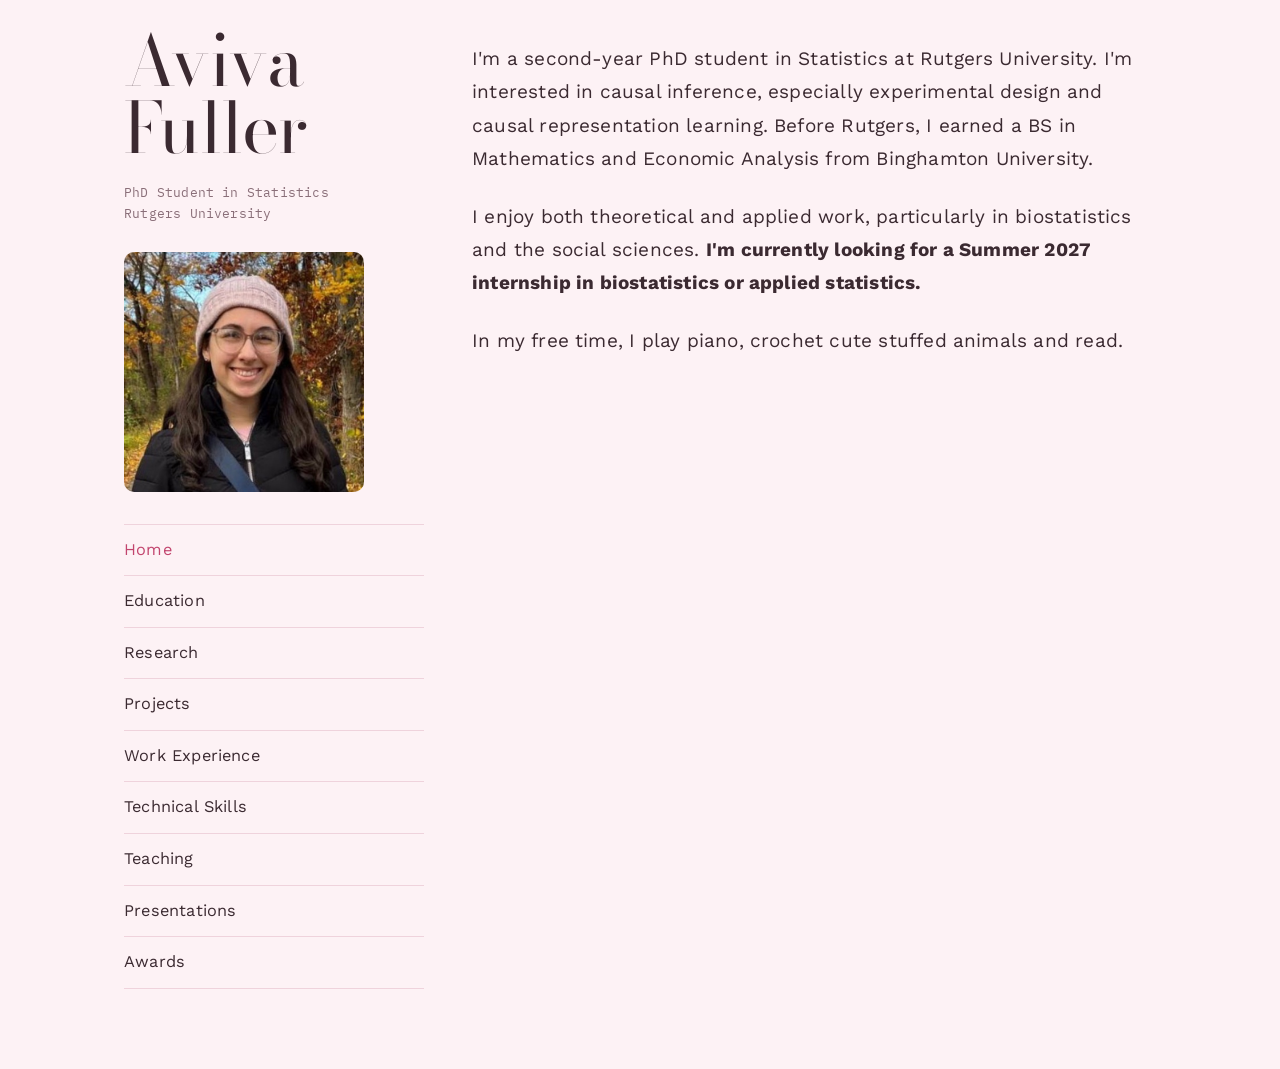
<file: index.html>
<!doctype html>
<html lang="en">
<head>
  <meta charset="utf-8">
  <meta name="viewport" content="width=device-width, initial-scale=1">
  <title>Aviva Fuller</title>
  <meta name="description" content="Aviva Fuller, PhD student in Statistics at Rutgers University.">
  <link rel="icon" href="data:image/svg+xml,%3Csvg xmlns='http://www.w3.org/2000/svg' viewBox='0 0 64 64'%3E%3Crect width='64' height='64' rx='14' fill='%23c2456e'/%3E%3Ctext x='32' y='45' font-family='Georgia,serif' font-size='38' text-anchor='middle' fill='white'%3EA%3C/text%3E%3C/svg%3E">
  <link rel="preconnect" href="https://fonts.googleapis.com">
  <link rel="preconnect" href="https://fonts.gstatic.com" crossorigin>
  <link href="https://fonts.googleapis.com/css2?family=Bodoni+Moda:opsz,wght@6..96,400;6..96,500&family=IBM+Plex+Mono:wght@400&family=Work+Sans:ital,wght@0,400;0,500;1,400&display=swap" rel="stylesheet">
  <link rel="stylesheet" href="style.css?v=10">
</head>
<body>
  <div class="layout">

    <!-- ================= SIDEBAR ================= -->
    <aside class="sidebar">
      <a href="#home" class="name">Aviva<br>Fuller</a>
      <p class="title">PhD Student in Statistics<br>Rutgers University</p>

      <img class="photo" src="images/profile.jpg" alt="Aviva Fuller" width="600" height="600">

      <nav aria-label="Sections">
        <ul class="menu">
          <li><a href="#home">Home</a></li>
          <li><a href="#education">Education</a></li>
          <li><a href="#research">Research</a></li>
          <li><a href="#projects">Projects</a></li>
          <li><a href="#experience">Work Experience</a></li>
          <li><a href="#skills">Technical Skills</a></li>
          <li><a href="#teaching">Teaching</a></li>
          <li><a href="#presentations">Presentations</a></li>
          <li><a href="#awards">Awards</a></li>
          <!-- <li><a href="#blog">Blog</a></li>  (hidden until the first post; also un-comment the Blog section below) -->
        </ul>
      </nav>
    </aside>

    <!-- ================= CONTENT ================= -->
    <!-- Each <section> below is one sidebar page. Add your text inside it. -->
    <main class="content">

      <section id="home">
        <p>I'm a second-year PhD student in Statistics at Rutgers University. I'm interested in causal inference, especially experimental design and causal representation learning. Before Rutgers, I earned a BS in Mathematics and Economic Analysis from Binghamton University.</p>
        <p>I enjoy both theoretical and applied work, particularly in biostatistics and the social sciences. <strong>I'm currently looking for a Summer 2027 internship in biostatistics or applied statistics.</strong></p>
        <p>In my free time, I play piano, crochet cute stuffed animals and read.</p>
      </section>

      <section id="education">
        <h2>Education</h2>

        <article class="entry">
          <header class="entry-head">
            <div>
              <h3 class="entry-title">Rutgers University</h3>
              <p class="entry-sub">PhD in Statistics</p>
            </div>
            <p class="entry-meta"><span>Expected May 2030</span> <span>New Brunswick, NJ</span></p>
          </header>
          <ul class="highlights">
            <li>GPA 4.00 / 4.00</li>
            <li>Passed PhD Qualifying Exam, July 2026</li>
          </ul>
          <p class="label">Coursework</p>
          <ul class="courses">
            <li>Theory of Statistics I &amp; II</li>
            <li>Theory of Probability</li>
            <li>Stochastic Processes</li>
            <li>Applied Statistics I &amp; II</li>
            <li>Causal Inference</li>
            <li>Statistical Consulting</li>
            <li>Statistical Pedagogy</li>
            <li>AI and LLMs for Data Science</li>
          </ul>
        </article>

        <article class="entry">
          <header class="entry-head">
            <div>
              <h3 class="entry-title">Binghamton University</h3>
              <p class="entry-sub">BS, Mathematics and Economic Analysis</p>
            </div>
            <p class="entry-meta"><span>May 2025</span> <span>Binghamton, NY</span></p>
          </header>
          <ul class="highlights">
            <li>GPA 4.00 / 4.00</li>
            <li>Summa Cum Laude</li>
          </ul>
          <p class="label">Coursework</p>
          <ul class="courses">
            <li>Mathematical Statistics</li>
            <li>Regression Modeling</li>
            <li>Econometrics</li>
            <li>Graduate Real Analysis</li>
          </ul>
        </article>
      </section>

      <section id="research">
        <h2>Research</h2>
        <p>I'm interested in causal inference, especially the design and analysis of randomized experiments, with applications to biostatistics and social sciences.</p>
        <p class="label section-label">Current projects</p>

        <!-- Another research card may go above this one later. -->

        <a class="entry" href="research/causal-inference-reading.html">
          <header class="entry-head">
            <div>
              <h3 class="entry-title">Causal Inference Reading Course</h3>
              <p class="entry-sub">Advisor: Prof. Nicole Pashley</p>
            </div>
            <p class="entry-meta"><span>Fall 2026 – present</span> <span>Rutgers University</span></p>
          </header>
          <ul class="highlights">
            <li>Independent study</li>
          </ul>
          <p class="entry-summary">Weekly meetings with Prof. Pashley and two other students, working through research papers and Imbens and Rubin's textbook on causal inference.</p>
          <span class="see-more">See more <span aria-hidden="true">→</span></span>
        </a>

        <!-- Add more current research project cards here -->

        <p class="label section-label">Past research</p>

        <article class="entry">
          <header class="entry-head">
            <div>
              <h3 class="entry-title">Research Assistant</h3>
              <p class="entry-sub">Advisor: Prof. Minghao Rostami</p>
            </div>
            <p class="entry-meta"><span>Jan. 2024 – May 2025</span> <span>Research Foundation for SUNY</span> <span>Binghamton, NY</span></p>
          </header>
          <ul class="highlights">
            <li>Neural networks</li>
            <li>MATLAB</li>
          </ul>
          <ul class="courses single">
            <li>Generated synthetic 3D datasets and computed ground-truth fluid velocity fields induced by force points to construct labeled training data for a supervised learning task</li>
            <li>Trained and tuned neural networks in MATLAB to recover velocity fields, running systematic experiments across network parameters and the number and placement of source points</li>
            <li>Summarized methodology, experimental design, and findings in a written report for the Principal Investigator</li>
          </ul>
        </article>
      </section>

      <section id="teaching">
        <h2>Teaching</h2>
        <p>I've been a teaching assistant in the Rutgers Department of Statistics since Fall 2025. I grade assignments and exams, proctor exams, hold weekly office hours, and support both the instructor and the students throughout the semester. Many of my students come from non-quantitative backgrounds, so I focus on explaining ideas like probability, hypothesis testing and regression clearly.</p>

        <p class="label section-label">Courses</p>

        <article class="entry">
          <header class="entry-head">
            <div>
              <h3 class="entry-title">Fall 2026</h3>
            </div>
          </header>
          <ul class="course-rows">
            <li><span>Statistics I</span> <span class="count">120 students</span></li>
            <li><span>Regression Methods</span> <span class="count">90 students</span></li>
          </ul>
        </article>

        <article class="entry">
          <header class="entry-head">
            <div>
              <h3 class="entry-title">Spring 2026</h3>
            </div>
          </header>
          <ul class="course-rows">
            <li><span>Introductory Statistics for Business</span> <span class="count">120 students</span></li>
            <li><span>Introductory Statistics for Research</span> <span class="count">120 students</span></li>
          </ul>
        </article>

        <article class="entry">
          <header class="entry-head">
            <div>
              <h3 class="entry-title">Fall 2025</h3>
            </div>
          </header>
          <ul class="course-rows">
            <li><span>Introductory Statistics for Business, Section 1</span> <span class="count">120 students</span></li>
            <li><span>Introductory Statistics for Business, Section 2</span> <span class="count">120 students</span></li>
          </ul>
        </article>
      </section>

      <section id="presentations">
        <h2>Presentations</h2>

        <a class="entry" href="presentations/ding-paradox.pdf" target="_blank" rel="noopener">
          <header class="entry-head">
            <div>
              <h3 class="entry-title">A Paradox from Randomization-Based Causal Inference</h3>
              <p class="entry-sub">Causal Inference Reading Group, Rutgers University</p>
            </div>
            <p class="entry-meta"><span>October 2026</span></p>
          </header>
          <ul class="highlights">
            <li>Paper presentation</li>
          </ul>
          <p class="entry-summary">Presented Ding (2017), which compares Fisher's and Neyman's randomization tests and explains why Neyman's test can reject when Fisher's does not, even though Fisher's null is the stronger one.</p>
          <span class="see-more">View slides <span aria-hidden="true">→</span></span>
        </a>

        <a class="entry" href="https://github.com/avivajfuller/wlda-missing-labels" target="_blank" rel="noopener">
          <header class="entry-head">
            <div>
              <h3 class="entry-title">Handling Missing Data in Linear Discriminant Analysis</h3>
              <p class="entry-sub">Rutgers University</p>
            </div>
            <p class="entry-meta"><span>May 2026</span></p>
          </header>
          <ul class="highlights">
            <li>Original method</li>
            <li>R</li>
          </ul>
          <p class="entry-summary">Reviewed Weighted Missing LDA (Vo et al., 2024), which handles missing features without imputation, and proposed an extension for training data with missing labels: predicted labels are down-weighted in the class priors by the model's estimated per-class accuracy.</p>
          <span class="see-more">Code and slides on GitHub <span aria-hidden="true">→</span></span>
        </a>

        <a class="entry" href="https://arxiv.org/abs/2304.05261" target="_blank" rel="noopener">
          <header class="entry-head">
            <div>
              <h3 class="entry-title">On Controlling the False Discovery Rate in Multiple Testing of the Means of Correlated Normals Against Two-Sided Alternatives</h3>
              <p class="entry-sub">Rutgers University</p>
            </div>
            <p class="entry-meta"><span>May 2026</span></p>
          </header>
          <ul class="highlights">
            <li>20-minute blackboard talk</li>
          </ul>
          <p class="entry-summary">Presented Sarkar (2023) on the blackboard: the background on the Benjamini&ndash;Hochberg method and false discovery rate control, why controlling the FDR for two-sided tests of correlated normal means is an open problem, and the paper's main results, weighted BH methods with proven FDR control.</p>
          <span class="see-more">Read the paper <span aria-hidden="true">→</span></span>
        </a>

        <a class="entry" href="presentations/causal-representation-learning.pdf" target="_blank" rel="noopener">
          <header class="entry-head">
            <div>
              <h3 class="entry-title">An Introduction to Causal Representation Learning</h3>
              <p class="entry-sub">Seminar talk, Dept. of Statistics, Rutgers University</p>
            </div>
            <p class="entry-meta"><span>April 2026</span></p>
          </header>
          <ul class="highlights">
            <li>Seminar talk</li>
          </ul>
          <p class="entry-summary">An introduction to causal representation learning, based on Moran and Aragam (2026), &ldquo;Towards Interpretable Deep Generative Models via Causal Representation Learning,&rdquo; and Zhang et al. (2023).</p>
          <span class="see-more">View slides <span aria-hidden="true">→</span></span>
        </a>
      </section>

      <section id="awards">
        <h2>Awards</h2>

        <article class="entry">
          <header class="entry-head">
            <div>
              <h3 class="entry-title">Helen P. Beard Award for Excellence in Undergraduate Mathematics</h3>
              <p class="entry-sub">Binghamton University</p>
            </div>
            <p class="entry-meta"><span>2025</span></p>
          </header>
          <ul class="highlights">
            <li>One recipient annually</li>
          </ul>
        </article>

        <article class="entry">
          <header class="entry-head">
            <div>
              <h3 class="entry-title">Phi Beta Kappa</h3>
              <p class="entry-sub">Academic honor society</p>
            </div>
            <p class="entry-meta"><span>2023</span></p>
          </header>
        </article>

        <article class="entry">
          <header class="entry-head">
            <div>
              <h3 class="entry-title">Pi Mu Epsilon</h3>
              <p class="entry-sub">Mathematics honor society</p>
            </div>
            <p class="entry-meta"><span>2023</span></p>
          </header>
        </article>
      </section>

      <section id="experience">
        <h2>Work Experience</h2>

        <a class="entry" href="#teaching">
          <header class="entry-head">
            <div>
              <h3 class="entry-title">Teaching Assistant</h3>
              <p class="entry-sub">Rutgers University, Department of Statistics</p>
            </div>
            <p class="entry-meta"><span>Sept. 2025 – present</span> <span>New Brunswick, NJ</span></p>
          </header>
          <ul class="highlights">
            <li>6 sections</li>
            <li>690 students</li>
          </ul>
          <ul class="courses single">
            <li>Support students in introductory and advanced statistics courses, from business statistics to regression methods</li>
            <li>Hold weekly office hours, grade assignments and exams, and proctor examinations</li>
            <li>Explain probability, hypothesis testing and regression to students from non-quantitative backgrounds</li>
          </ul>
          <span class="see-more">Courses <span aria-hidden="true">→</span></span>
        </a>

        <article class="entry">
          <header class="entry-head">
            <div>
              <h3 class="entry-title">Lead Tutor &amp; Peer Tutor</h3>
              <p class="entry-sub">Educational Opportunities Program, Binghamton University</p>
            </div>
            <p class="entry-meta"><span>Aug. 2022 – May 2025</span> <span>Binghamton, NY</span></p>
          </header>
          <ul class="highlights">
            <li>Lead Tutor, 2024–2025</li>
            <li>Peer Tutor, 2022–2023</li>
          </ul>
          <ul class="courses single">
            <li>Observed and gave feedback to other tutors, ran staff meetings, and wrote evaluation reports</li>
            <li>Provided private tutoring in mathematics and economics to low-income and disadvantaged students</li>
          </ul>
        </article>

        <article class="entry">
          <header class="entry-head">
            <div>
              <h3 class="entry-title">Programming Intern</h3>
              <p class="entry-sub">Forward Thinking Systems</p>
            </div>
            <p class="entry-meta"><span>Jun. – Aug. 2024</span> <span>Jericho, NY</span></p>
          </header>
          <ul class="courses single">
            <li>Explored a telematics dataset of harsh-driving events and developed a proposed framework for scoring driver quality</li>
          </ul>
        </article>
      </section>

      <section id="skills">
        <h2>Technical Skills</h2>

        <!-- Later: link skills to projects that use them, e.g. <li><a href="#projects">R</a></li> -->
        <article class="entry">
          <p class="label">Programming languages</p>
          <ul class="highlights">
            <li>R</li>
            <li>Python</li>
            <li>MATLAB</li>
          </ul>

          <p class="label">Python libraries</p>
          <ul class="highlights">
            <li>NumPy</li>
            <li>pandas</li>
            <li>PyTorch</li>
          </ul>

          <p class="label">Tools</p>
          <ul class="highlights">
            <li>GitHub</li>
            <li>R Markdown</li>
            <li>Jupyter</li>
          </ul>

          <p class="label">Statistical methods</p>
          <ul class="highlights">
            <li>Causal inference</li>
            <li>Design and analysis of experiments</li>
            <li>Randomization inference</li>
            <li>Regression modeling</li>
            <li>Simulation studies</li>
            <li>Neural networks</li>
          </ul>
        </article>
      </section>

      <section id="projects">
        <h2>Projects</h2>

        <a class="entry" href="https://github.com/avivajfuller/wlda-missing-labels" target="_blank" rel="noopener">
          <header class="entry-head">
            <div>
              <h3 class="entry-title">Handling Missing Labels in Linear Discriminant Analysis</h3>
              <p class="entry-sub">Rutgers University</p>
            </div>
            <p class="entry-meta"><span>Spring 2026</span></p>
          </header>
          <ul class="highlights">
            <li>R</li>
            <li>Classification</li>
            <li>Missing data</li>
            <li>Simulation study</li>
          </ul>
          <p class="entry-summary">Extended Weighted Missing LDA (Vo et al., 2024) to training data with missing class labels. My method pseudo-labels unlabeled rows, then down-weights them in the class priors by the model's estimated per-class accuracy. I compared it with complete-case WLDA on three datasets at missing rates up to 75%.</p>
          <span class="see-more">Code and write-up on GitHub <span aria-hidden="true">→</span></span>
        </a>
        <!-- Add projects here. Copy this card once per project:
        <a class="entry" href="LINK-TO-PROJECT">
          <header class="entry-head">
            <div>
              <h3 class="entry-title">Project title</h3>
              <p class="entry-sub">One-line description</p>
            </div>
            <p class="entry-meta"><span>Date</span></p>
          </header>
          <p class="entry-summary">A sentence or two about the project.</p>
          <span class="see-more">See more <span aria-hidden="true">→</span></span>
        </a>
        -->
      </section>

      <!-- BLOG (hidden until the first post). To restore: un-comment this section and the menu link above, and remove the space in the inner "<! --" and "-- >" markers.
      <section id="blog">
        <h2>Blog</h2>
        <! -- Add blog posts here. Copy this card once per post:
        <a class="entry" href="LINK-TO-POST">
          <header class="entry-head">
            <div>
              <h3 class="entry-title">Post title</h3>
            </div>
            <p class="entry-meta"><span>Date</span></p>
          </header>
          <p class="entry-summary">A short teaser for the post.</p>
          <span class="see-more">Read more <span aria-hidden="true">→</span></span>
        </a>
        -- >
      </section>
      -->

    </main>
  </div>

  <script src="script.js?v=10"></script>
</body>
</html>
</file>
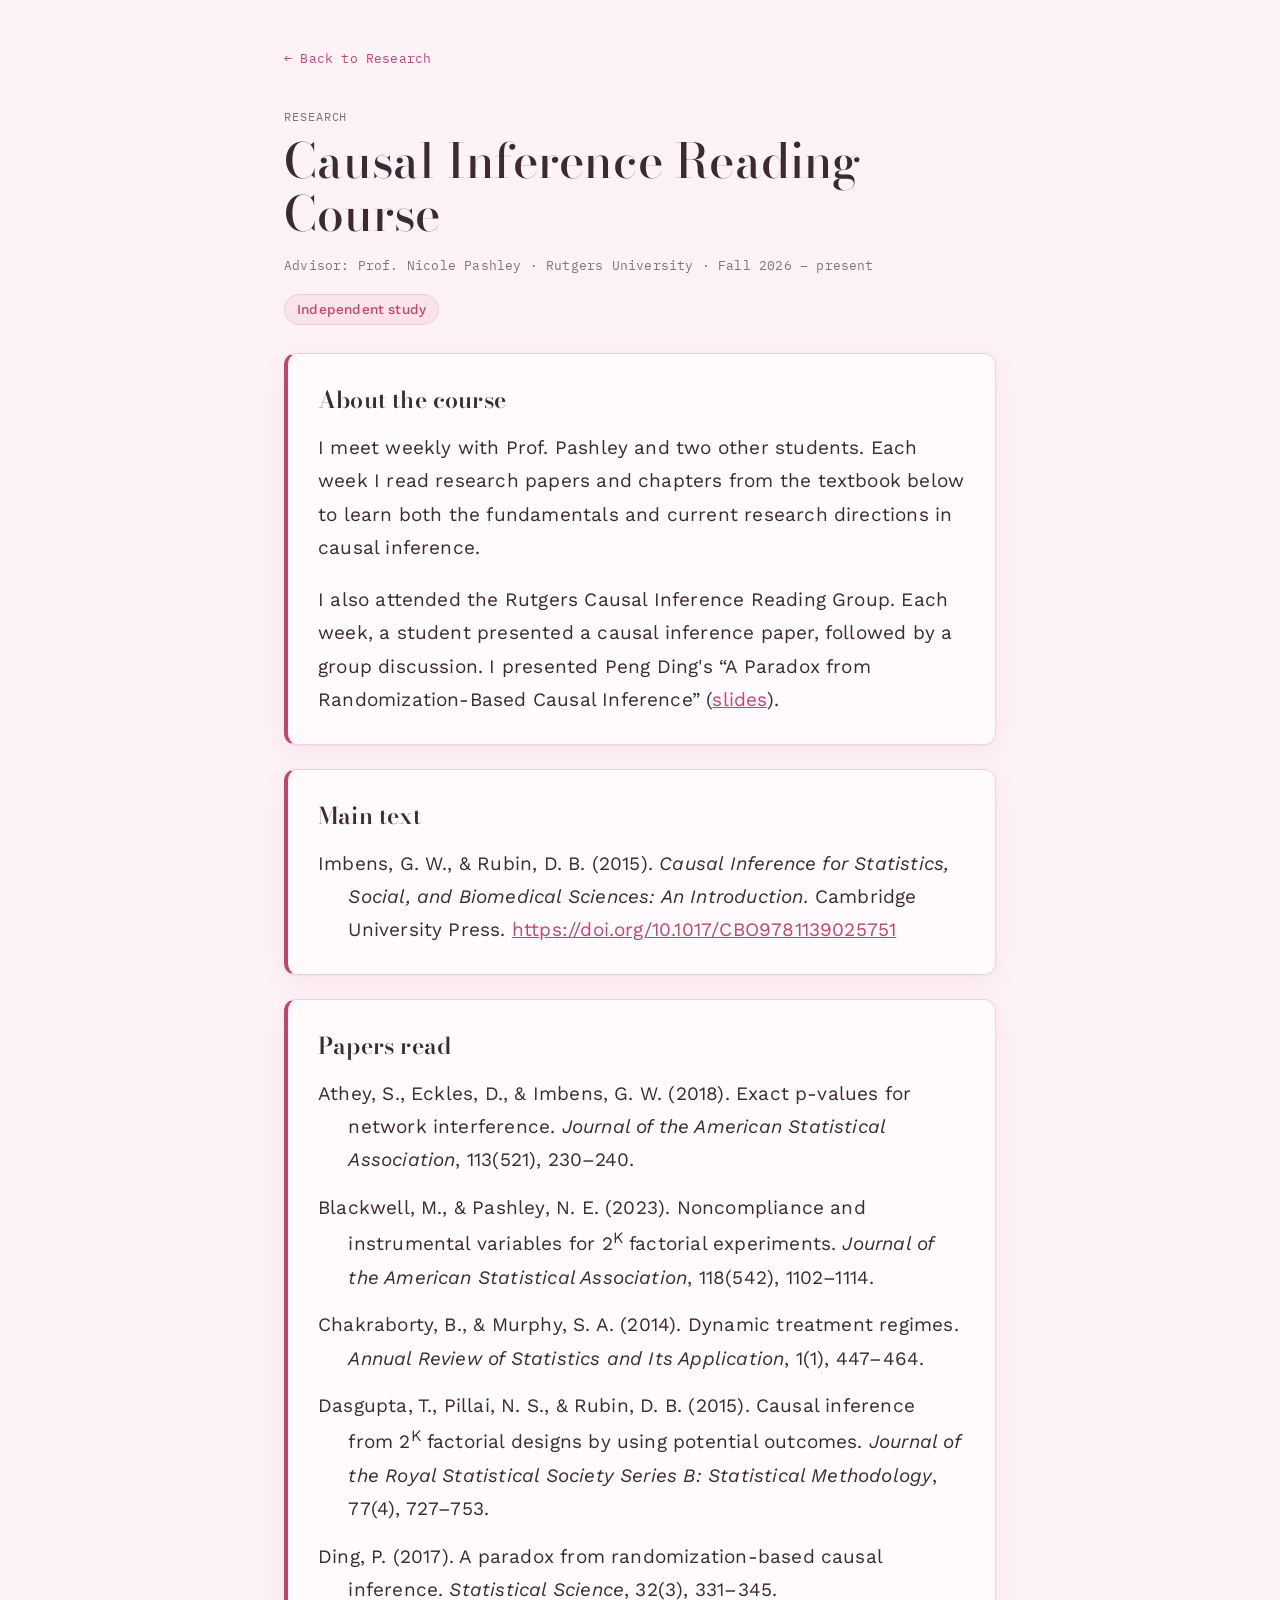
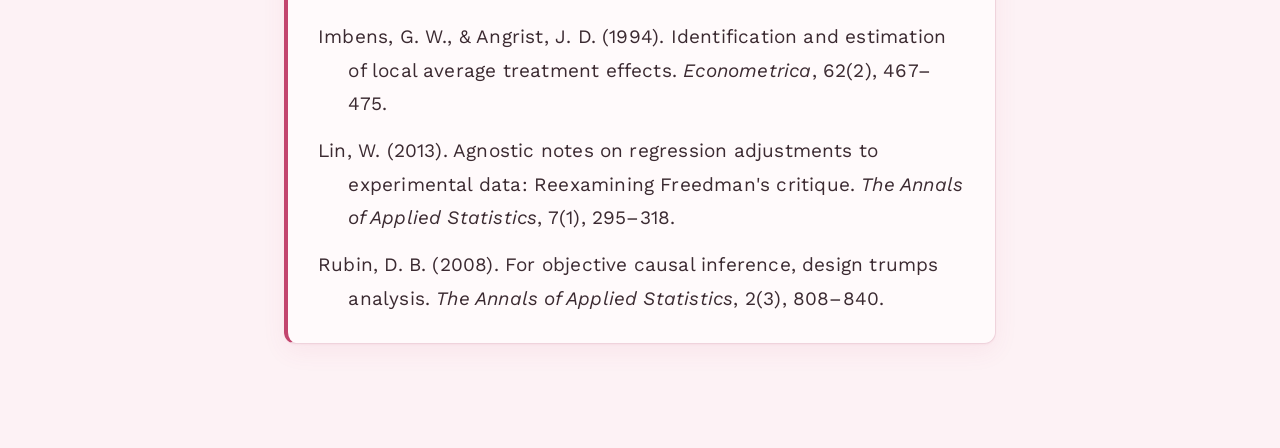
<file: research/causal-inference-reading.html>
<!doctype html>
<html lang="en">
<head>
  <meta charset="utf-8">
  <meta name="viewport" content="width=device-width, initial-scale=1">
  <title>Causal Inference Reading Course · Aviva Fuller</title>
  <meta name="description" content="Causal Inference Reading Course with Prof. Nicole Pashley at Rutgers University.">
  <link rel="icon" href="data:image/svg+xml,%3Csvg xmlns='http://www.w3.org/2000/svg' viewBox='0 0 64 64'%3E%3Crect width='64' height='64' rx='14' fill='%23c2456e'/%3E%3Ctext x='32' y='45' font-family='Georgia,serif' font-size='38' text-anchor='middle' fill='white'%3EA%3C/text%3E%3C/svg%3E">
  <link rel="preconnect" href="https://fonts.googleapis.com">
  <link rel="preconnect" href="https://fonts.gstatic.com" crossorigin>
  <link href="https://fonts.googleapis.com/css2?family=Bodoni+Moda:opsz,wght@6..96,400;6..96,500;6..96,600&family=IBM+Plex+Mono:wght@400&family=Work+Sans:ital,wght@0,400;0,500;1,400&display=swap" rel="stylesheet">
  <link rel="stylesheet" href="../style.css?v=10">
</head>
<body>
  <main class="detail">
    <a class="back" href="../#research"><span aria-hidden="true">←</span> Back to Research</a>

    <p class="label">Research</p>
    <h1>Causal Inference Reading Course</h1>
    <p class="detail-meta">Advisor: Prof. Nicole Pashley · Rutgers University · Fall 2026 – present</p>
    <ul class="highlights"><li>Independent study</li></ul>

    <section class="entry">
      <h2>About the course</h2>
      <p>I meet weekly with Prof. Pashley and two other students. Each week I read research papers and chapters from the textbook below to learn both the fundamentals and current research directions in causal inference.</p>
      <p>I also attended the Rutgers Causal Inference Reading Group. Each week, a student presented a causal inference paper, followed by a group discussion. I presented Peng Ding's &ldquo;A Paradox from Randomization-Based Causal Inference&rdquo; (<a href="../presentations/ding-paradox.pdf" target="_blank" rel="noopener">slides</a>).</p>
    </section>

    <section class="entry">
      <h2>Main text</h2>
      <p class="reference">Imbens, G. W., &amp; Rubin, D. B. (2015). <cite>Causal Inference for Statistics, Social, and Biomedical Sciences: An Introduction.</cite> Cambridge University Press. <a href="https://doi.org/10.1017/CBO9781139025751">https://doi.org/10.1017/CBO9781139025751</a></p>
    </section>

    <section class="entry">
      <h2>Papers read</h2>
      <ul class="reference-list">
        <li>Athey, S., Eckles, D., &amp; Imbens, G. W. (2018). Exact p-values for network interference. <cite>Journal of the American Statistical Association</cite>, 113(521), 230–240.</li>
        <li>Blackwell, M., &amp; Pashley, N. E. (2023). Noncompliance and instrumental variables for 2<sup>K</sup> factorial experiments. <cite>Journal of the American Statistical Association</cite>, 118(542), 1102–1114.</li>
        <li>Chakraborty, B., &amp; Murphy, S. A. (2014). Dynamic treatment regimes. <cite>Annual Review of Statistics and Its Application</cite>, 1(1), 447–464.</li>
        <li>Dasgupta, T., Pillai, N. S., &amp; Rubin, D. B. (2015). Causal inference from 2<sup>K</sup> factorial designs by using potential outcomes. <cite>Journal of the Royal Statistical Society Series B: Statistical Methodology</cite>, 77(4), 727–753.</li>
        <li>Ding, P. (2017). A paradox from randomization-based causal inference. <cite>Statistical Science</cite>, 32(3), 331–345.</li>
        <li>Imbens, G. W., &amp; Angrist, J. D. (1994). Identification and estimation of local average treatment effects. <cite>Econometrica</cite>, 62(2), 467–475.</li>
        <li>Lin, W. (2013). Agnostic notes on regression adjustments to experimental data: Reexamining Freedman's critique. <cite>The Annals of Applied Statistics</cite>, 7(1), 295–318.</li>
        <li>Rubin, D. B. (2008). For objective causal inference, design trumps analysis. <cite>The Annals of Applied Statistics</cite>, 2(3), 808–840.</li>
      </ul>
    </section>
  </main>
</body>
</html>
</file>
<file: style.css>
:root {
  --bg: #fdf2f5;        /* light pink page */
  --ink: #3b2a31;       /* body text */
  --ink-soft: #8a6f79;  /* subtitle */
  --line: #efd3dc;      /* dividers */
  --accent: #c2456e;    /* active link, links */
  --serif: "Bodoni Moda", "Didot", Georgia, serif;
  --mono: "IBM Plex Mono", ui-monospace, Menlo, monospace;
  --sans: "Work Sans", system-ui, -apple-system, sans-serif;
  color-scheme: light;
}

* { box-sizing: border-box; }
html { scroll-behavior: smooth; }

body {
  margin: 0;
  background: var(--bg);
  color: var(--ink);
  font-family: var(--sans);
  font-size: 19px;
  line-height: 1.75;
  letter-spacing: 0.01em;
  -webkit-font-smoothing: antialiased;
}

a { color: var(--accent); }
:focus-visible { outline: 2px solid var(--accent); outline-offset: 3px; }

.layout {
  display: grid;
  grid-template-columns: 300px 1fr;
  gap: 48px;
  max-width: 1080px;
  margin: 0 auto;
  padding: 28px 24px 80px;
}

/* ---------- Sidebar ---------- */
.sidebar {
  position: sticky;
  top: 28px;
  align-self: start;
}

.name {
  display: block;
  font-family: var(--serif);
  font-weight: 400;
  font-size: 4.4rem;
  line-height: 0.95;
  letter-spacing: -0.01em;
  color: var(--ink);
  text-decoration: none;
}

.title {
  font-family: var(--mono);
  font-size: 0.82rem;
  line-height: 1.6;
  color: var(--ink-soft);
  margin: 20px 0 28px;
}

.photo {
  display: block;
  width: 100%;
  max-width: 240px;
  height: auto;
  aspect-ratio: 1;
  object-fit: cover;
  border-radius: 10px;
}

.menu {
  list-style: none;
  margin: 32px 0 0;
  padding: 0;
  border-top: 1px solid var(--line);
}
.menu li { border-bottom: 1px solid var(--line); }
.menu a {
  display: block;
  padding: 11px 0;
  color: var(--ink);
  text-decoration: none;
  font-size: 1.02rem;
  transition: color .15s ease;
}
.menu a:hover,
.menu a[aria-current="page"] { color: var(--accent); }

/* ---------- Content ---------- */
.content { padding-top: 14px; min-width: 0; }
.content section { margin-bottom: 64px; }  /* without JavaScript every section shows */
.js .content section { display: none; margin: 0; }
.js .content section.active { display: block; }
.content p { margin: 0 0 1.3em; }

.content h2 {
  font-family: var(--serif);
  font-weight: 400;
  font-size: 2.6rem;
  line-height: 1.1;
  margin: 0 0 24px;
}
.content h3 { font-size: 1.1rem; font-weight: 500; margin: 1.6em 0 .2em; }

/* ---------- Entries (education, experience, ...) ---------- */
.entry {
  background: #fffafb;
  border: 1px solid var(--line);
  border-left: 4px solid var(--accent);
  border-radius: 12px;
  padding: 26px 30px 28px;
  margin-bottom: 24px;
  box-shadow: 0 1px 2px rgba(194, 69, 110, .05), 0 8px 24px rgba(194, 69, 110, .07);
}

.entry-head {
  display: flex;
  justify-content: space-between;
  align-items: flex-start;
  gap: 24px;
  margin-bottom: 16px;
}
.content .entry-title {
  font-family: var(--serif);
  font-weight: 600;
  font-size: 1.65rem;
  line-height: 1.2;
  margin: 0;
}
.content .entry-sub {
  font-style: italic;
  color: var(--ink-soft);
  margin: 2px 0 0;
}
.content .entry-meta {
  font-family: var(--mono);
  font-size: .78rem;
  line-height: 1.7;
  color: var(--ink-soft);
  text-align: right;
  white-space: nowrap;
  margin: 6px 0 0;
}
.entry-meta span { display: block; }
.entry > :last-child { margin-bottom: 0; }

.highlights {
  list-style: none;
  display: flex;
  flex-wrap: wrap;
  gap: 8px;
  padding: 0;
  margin: 0 0 20px;
}
.highlights li {
  font-size: .85rem;
  font-weight: 500;
  color: var(--accent);
  background: #fbe3ea;
  border: 1px solid #f4c9d6;
  padding: 3px 12px;
  border-radius: 999px;
}

.content .label {
  font-family: var(--mono);
  font-size: .72rem;
  letter-spacing: .08em;
  text-transform: uppercase;
  color: var(--ink-soft);
  margin: 0 0 6px;
}
.courses {
  list-style: none;
  padding: 0;
  margin: 0;
  display: grid;
  grid-template-columns: 1fr 1fr;
  gap: 2px 28px;
}
.courses li {
  position: relative;
  padding-left: 18px;
  font-size: .95rem;
}
.courses li::before {
  content: "";
  position: absolute;
  left: 0;
  top: .68em;
  width: 7px;
  height: 7px;
  border-radius: 50%;
  border: 1.5px solid var(--accent);
}

/* ---------- Clickable cards (projects, blog posts, ...) ---------- */
a.entry {
  display: block;
  color: inherit;
  text-decoration: none;
  transition: transform .18s ease, box-shadow .18s ease, border-color .18s ease;
}
a.entry:hover,
a.entry:focus-visible {
  transform: translateY(-3px);
  border-color: #eab8c8;
  border-left-color: var(--accent);
  box-shadow: 0 2px 4px rgba(194, 69, 110, .06), 0 14px 32px rgba(194, 69, 110, .14);
}
.entry-summary { margin: 0 0 16px; }
.see-more {
  display: inline-flex;
  align-items: center;
  gap: 6px;
  font-size: .9rem;
  font-weight: 500;
  color: var(--accent);
  padding: 6px 16px;
  border: 1px solid #f0bccc;
  border-radius: 999px;
  background: #fbe3ea;
  transition: background .18s ease, color .18s ease;
}
.see-more span { transition: transform .18s ease; }
a.entry:hover .see-more,
a.entry:focus-visible .see-more { background: var(--accent); color: #fff; border-color: var(--accent); }
a.entry:hover .see-more span,
a.entry:focus-visible .see-more span { transform: translateX(4px); }

.content .section-label { margin: 32px 0 12px; }

/* ---------- Detail pages (research/, projects/, ...) ---------- */
.detail {
  max-width: 760px;
  margin: 0 auto;
  padding: 40px 24px 80px;
}
.back {
  display: inline-block;
  font-family: var(--mono);
  font-size: .82rem;
  text-decoration: none;
  margin-bottom: 36px;
}
.back:hover { text-decoration: underline; }
.detail .label {
  font-family: var(--mono);
  font-size: .72rem;
  letter-spacing: .08em;
  text-transform: uppercase;
  color: var(--ink-soft);
  margin: 0 0 8px;
}
.detail h1 {
  font-family: var(--serif);
  font-weight: 500;
  font-size: clamp(2.1rem, 5vw, 3rem);
  line-height: 1.1;
  margin: 0 0 14px;
}
.detail-meta {
  font-family: var(--mono);
  font-size: .82rem;
  color: var(--ink-soft);
  margin: 0 0 16px;
}
.detail .highlights { margin-bottom: 28px; }
.detail .entry .highlights { margin: 0; }
.detail .entry h2 {
  font-family: var(--serif);
  font-weight: 600;
  font-size: 1.45rem;
  margin: 0 0 10px;
}
.detail .entry p { margin: 0 0 1em; }
.detail .entry p:last-child { margin-bottom: 0; }
.courses.single { grid-template-columns: 1fr; gap: 10px; }
.courses.single li { font-size: 1em; }
.detail-note {
  font-size: .9rem;
  font-style: italic;
  color: var(--ink-soft);
  margin-top: 28px;
}

/* ---------- Mobile ---------- */
@media (max-width: 800px) {
  body { font-size: 17px; }
  .layout { grid-template-columns: 1fr; gap: 28px; padding: 24px 16px 64px; }
  .sidebar { position: static; }
  .name { font-size: 3.4rem; }
  .title { margin: 14px 0 20px; }
  .photo { max-width: 180px; }
  .menu {
    display: flex;
    flex-wrap: wrap;
    gap: 4px 18px;
    margin-top: 24px;
    padding: 10px 0;
    border-bottom: 1px solid var(--line);
  }
  .menu li { border: 0; }
  .menu a { padding: 4px 0; font-size: .95rem; }
  .content h2 { font-size: 2.1rem; }
  .entry { padding: 20px 18px 22px; }
  .entry-head { flex-direction: column; gap: 4px; }
  .content .entry-meta { text-align: left; white-space: normal; margin: 4px 0 0; }
  .entry-meta span { display: inline; }
  .entry-meta span + span::before { content: "· "; }
  .courses { grid-template-columns: 1fr; }
}

@media (max-width: 800px) {
  .detail { padding: 28px 16px 64px; }
}

/* Book / paper citations on detail pages */
.reference { padding-left: 1.6em; text-indent: -1.6em; }
.reference cite { font-style: italic; }
.reference a { word-break: break-all; }
.reference-list { list-style: none; padding: 0; margin: 0; }
.reference-list li { padding-left: 1.6em; text-indent: -1.6em; margin-bottom: .75em; }
.reference-list li:last-child { margin-bottom: 0; }
.reference-list cite { font-style: italic; }

/* Course rows (Teaching page) */
.course-rows { list-style: none; padding: 0; margin: 0; }
.course-rows li {
  display: flex;
  justify-content: space-between;
  align-items: baseline;
  gap: 16px;
  padding: 10px 0;
  border-top: 1px solid var(--line);
}
.course-rows li:first-child { border-top: 0; padding-top: 0; }
.course-rows li:last-child { padding-bottom: 0; }
.course-rows .count {
  font-family: var(--mono);
  font-size: .78rem;
  color: var(--ink-soft);
  white-space: nowrap;
}
a.entry .courses.single { margin-bottom: 18px; }
</file>
